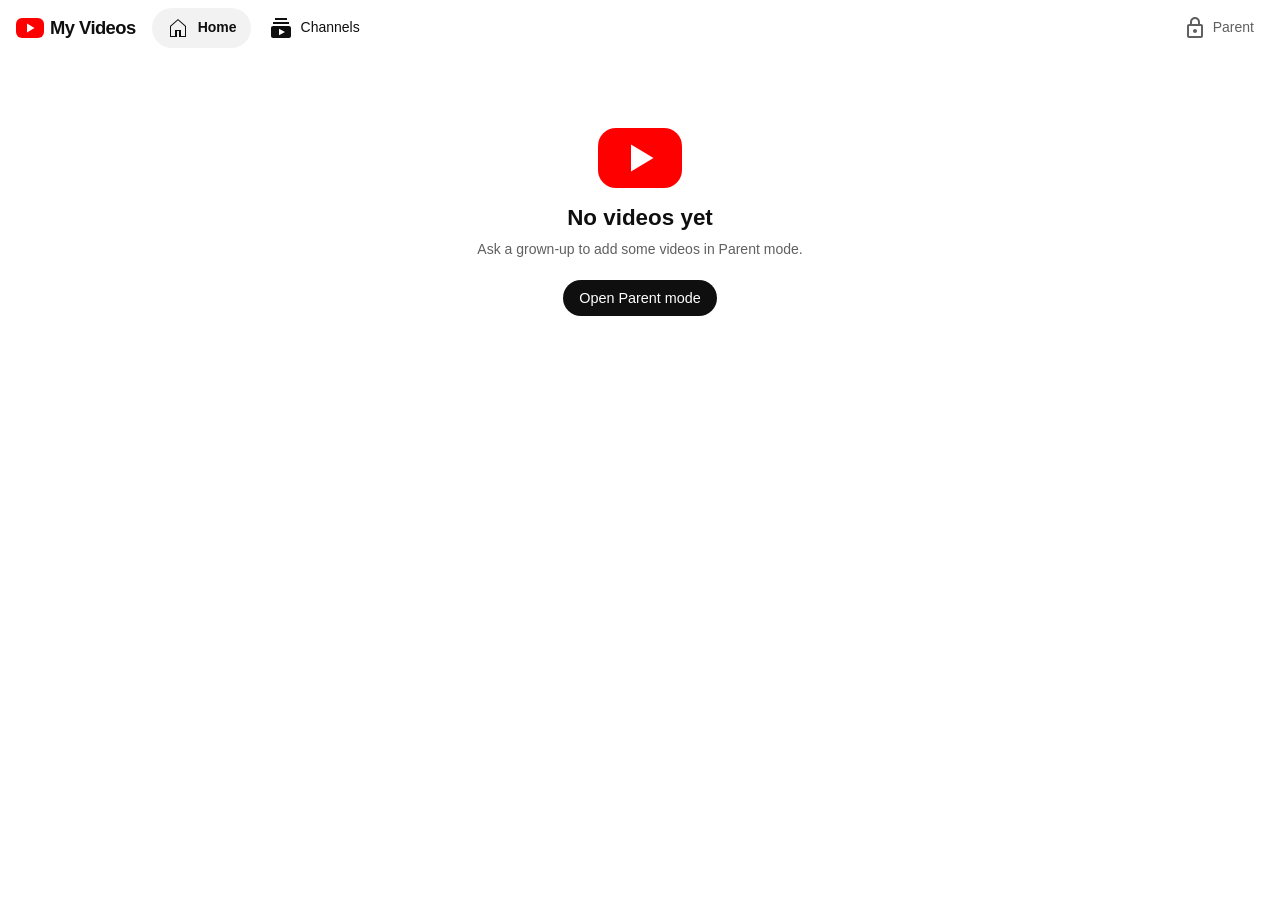
<file: index.html>
<!doctype html>
<html lang="en">
<head>
  <meta charset="utf-8">
  <meta name="viewport" content="width=device-width, initial-scale=1, viewport-fit=cover">
  <meta name="theme-color" content="#ffffff">
  <meta name="apple-mobile-web-app-capable" content="yes">
  <meta name="apple-mobile-web-app-status-bar-style" content="default">
  <meta name="mobile-web-app-capable" content="yes">
  <title>Kid Tube</title>
  <link rel="icon" href="./icon.svg" type="image/svg+xml">
  <link rel="apple-touch-icon" href="./icon.svg">
  <link rel="manifest" href="./manifest.webmanifest">
  <link rel="stylesheet" href="./css/styles.css">
</head>
<body>
  <div id="app" aria-live="polite">
    <noscript>This app needs JavaScript to run.</noscript>
  </div>

  <script src="./js/youtube.js"></script>
  <script src="./js/store.js"></script>
  <script src="./js/activity.js"></script>
  <script src="./js/sample.js"></script>
  <script src="./js/app.js"></script>
</body>
</html>
</file>
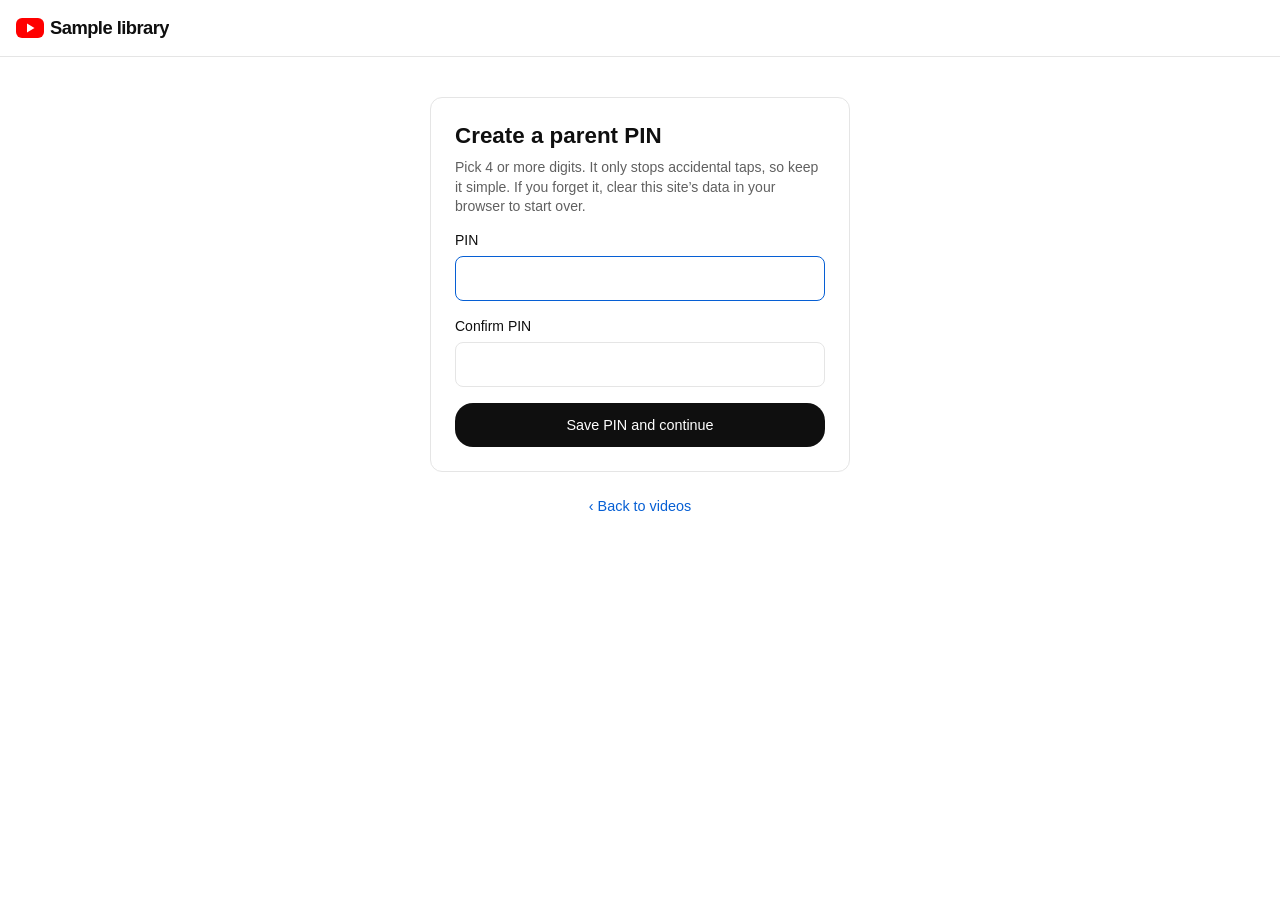
<file: sample/index.html>
<!doctype html>
<html lang="en">
<head>
  <meta charset="utf-8">
  <title>Kid Tube sample library</title>
  <meta http-equiv="refresh" content="0; url=../#/sample">
  <script>location.replace('../#/sample');</script>
</head>
<body>
  <p><a href="../#/sample">Open the sample library</a></p>
</body>
</html>
</file>
<file: css/styles.css>
/* Kid Tube – styled after YouTube's light/dark design language. */
:root {
  --bg: #ffffff;
  --surface: #ffffff;
  --surface-2: #f2f2f2;
  --hover: #e5e5e5;
  --text: #0f0f0f;
  --muted: #606060;
  --line: #e5e5e5;
  --chip: #f2f2f2;
  --chip-active-bg: #0f0f0f;
  --chip-active-text: #ffffff;
  --primary-bg: #0f0f0f;
  --primary-text: #ffffff;
  --link: #065fd4;
  --red: #ff0000;
  --danger: #cc0000;
  --ok: #1e7e34;
  --thumb-bg: #e5e5e5;
  --shadow: 0 1px 2px rgba(0,0,0,.08);
  --tap: 44px;
  --radius: 12px;
  --night: #e6e4f5;
  --warn-bg: #fdecea;
  --quiet: #e8a100;
  --quiet-bg: #fff4dc;
  --quiet-text: #8a5a00;
}
@media (prefers-color-scheme: dark) {
  :root {
    --bg: #0f0f0f;
    --surface: #0f0f0f;
    --surface-2: #272727;
    --hover: #3f3f3f;
    --text: #f1f1f1;
    --muted: #aaaaaa;
    --line: #3f3f3f;
    --chip: #272727;
    --chip-active-bg: #f1f1f1;
    --chip-active-text: #0f0f0f;
    --primary-bg: #f1f1f1;
    --primary-text: #0f0f0f;
    --link: #3ea6ff;
    --danger: #ff6b6b;
    --ok: #7ad38a;
    --thumb-bg: #272727;
    --shadow: none;
    --night: #24213d;
    --warn-bg: #3a1d1d;
    --quiet: #f0b400;
    --quiet-bg: #33290f;
    --quiet-text: #f0c24d;
  }
}

* { box-sizing: border-box; }
html { -webkit-text-size-adjust: 100%; }
body {
  margin: 0;
  font-family: "Roboto", "Segoe UI", -apple-system, BlinkMacSystemFont, Arial, sans-serif;
  font-size: 14px;
  line-height: 1.4;
  color: var(--text);
  background: var(--bg);
  -webkit-tap-highlight-color: transparent;
  min-height: 100vh;
}
img { max-width: 100%; display: block; }
a { color: inherit; text-decoration: none; }
p a, .muted a { color: var(--link); }
h1, h2 { margin: 0 0 8px; line-height: 1.25; font-weight: 500; }
h1 { font-size: 1.25rem; }
h2 { font-size: 1rem; }
.muted { color: var(--muted); }
.small { font-size: 0.8rem; }
.center { text-align: center; }
.error { color: var(--danger); margin: 4px 0 12px; }
.icon { width: 24px; height: 24px; fill: currentColor; flex-shrink: 0; }

/* ---------- top bar ---------- */
.topbar {
  position: sticky; top: 0; z-index: 5;
  display: flex; align-items: center; gap: 16px;
  height: 56px; padding: 0 16px;
  padding-top: env(safe-area-inset-top);
  box-sizing: content-box;
  background: var(--bg);
}
.brand { display: flex; align-items: center; gap: 6px; min-width: 0; color: var(--text); }
.logo { display: inline-flex; width: 28px; height: 20px; flex-shrink: 0; }
.logo svg { width: 100%; height: 100%; }
.brand-name { font-weight: 700; font-size: 1.15rem; letter-spacing: -0.03em; white-space: nowrap; overflow: hidden; text-overflow: ellipsis; }
.topbar-right { margin-left: auto; display: flex; align-items: center; gap: 8px; }
.tabs { display: flex; gap: 4px; }
.tabs a {
  display: inline-flex; align-items: center; gap: 8px; height: 40px; padding: 0 14px;
  border-radius: 20px; font-weight: 500; color: var(--text);
}
.tabs a:hover { background: var(--surface-2); }
.tabs a.active { background: var(--surface-2); font-weight: 700; }
.parent-link, .icon-btn {
  display: inline-flex; align-items: center; justify-content: center; gap: 6px;
  min-width: 40px; height: 40px; padding: 0 10px; border-radius: 20px; border: 0;
  background: none; color: var(--muted); font: inherit; font-weight: 500; cursor: pointer;
}
.parent-link:hover, .icon-btn:hover { background: var(--surface-2); color: var(--text); }

/* ---------- layout ---------- */
.page { max-width: 1284px; margin: 0 auto; padding: 16px; padding-bottom: calc(24px + env(safe-area-inset-bottom)); }
.page.narrow { max-width: 720px; }
.page-title { font-size: 1.5rem; font-weight: 700; margin: 8px 0 16px; }
.section-head { display: flex; align-items: center; gap: 12px; margin: 4px 0 20px; }
.section-head .avatar { width: 56px; height: 56px; font-size: 1.5rem; }
.section-title { font-size: 1.5rem; font-weight: 700; margin: 0; }

/* ---------- chips ---------- */
.chips-wrap { position: sticky; top: calc(56px + env(safe-area-inset-top)); z-index: 4; background: var(--bg); }
.chips { display: flex; gap: 12px; padding: 4px 16px 12px; overflow-x: auto; scrollbar-width: none; max-width: 1284px; margin: 0 auto; }
.chips::-webkit-scrollbar { display: none; }
.chip {
  flex-shrink: 0; display: inline-flex; align-items: center; height: 32px; padding: 0 12px;
  border-radius: 8px; background: var(--chip); color: var(--text); font-weight: 500; font-size: 0.9rem; white-space: nowrap;
}
.chip:hover { background: var(--hover); }
.chip.active { background: var(--chip-active-bg); color: var(--chip-active-text); }

/* ---------- video grid & cards ---------- */
.grid { display: grid; gap: 40px 16px; grid-template-columns: repeat(auto-fill, minmax(300px, 1fr)); }
@media (max-width: 640px) {
  .page:has(> .grid) { padding-left: 0; padding-right: 0; }
  .grid { grid-template-columns: 1fr; gap: 24px; }
  .grid .thumb { border-radius: 0; }
  .grid .card-body { padding: 0 12px; }
}
.card { display: block; color: var(--text); }
.thumb { aspect-ratio: 16 / 9; background: var(--thumb-bg); border-radius: var(--radius); overflow: hidden; }
.thumb img { width: 100%; height: 100%; object-fit: cover; }
.card-body { display: flex; gap: 12px; padding: 12px 0 0; align-items: flex-start; }
.card-text { min-width: 0; }
.card-title {
  font-weight: 500; font-size: 1rem; line-height: 1.35;
  display: -webkit-box; -webkit-line-clamp: 2; -webkit-box-orient: vertical; overflow: hidden;
}
.card-channel { color: var(--muted); font-size: 0.85rem; margin-top: 4px; white-space: nowrap; overflow: hidden; text-overflow: ellipsis; }
.avatar {
  display: inline-flex; align-items: center; justify-content: center; flex-shrink: 0;
  width: 36px; height: 36px; border-radius: 50%; overflow: hidden;
  color: #fff; font-weight: 500; font-size: 1rem; background: var(--surface-2);
}
.avatar img { width: 100%; height: 100%; object-fit: cover; }

/* ---------- channels list ---------- */
.channel-list { display: flex; flex-direction: column; }
.channel-card { display: flex; align-items: center; gap: 16px; padding: 10px 0; border-radius: 12px; }
.channel-card:hover { background: var(--surface-2); padding-left: 8px; }
.channel-card .avatar { width: 56px; height: 56px; font-size: 1.4rem; }
.channel-card .card-body { padding: 0; flex-direction: column; gap: 2px; }

/* ---------- search (library only) ---------- */
.search-form { flex: 1; display: flex; justify-content: center; min-width: 0; margin: 0; }
.filter-box {
  display: flex; align-items: center; gap: 10px; width: 100%; max-width: 540px; height: 40px; padding: 0 6px 0 16px;
  border: 1px solid var(--line); border-radius: 20px; background: var(--surface-2); color: var(--muted); margin: 0;
}
.filter-box:focus-within { border-color: var(--link); background: var(--surface); }
.filter { flex: 1; min-width: 0; border: 0; background: none; font: inherit; font-size: 1rem; color: var(--text); outline: none; padding: 0; min-height: 0; }
.filter::-webkit-search-cancel-button { display: none; }
.search-clear { min-width: 32px; height: 32px; padding: 0; }
.filter:placeholder-shown + .search-clear { display: none; }
.search-toggle { display: none; }
@media (max-width: 640px) {
  .search-toggle { display: inline-flex; }
  .search-form { display: none; }
  .topbar.search-open { flex-wrap: wrap; height: auto; padding-bottom: 8px; }
  .topbar.search-open .search-form { display: flex; order: 10; width: 100%; flex-basis: 100%; }
  .topbar.search-open .search-toggle { display: none; }
}
@media (min-width: 641px) and (max-width: 900px) { .filter-box { max-width: 320px; } }

/* ---------- empty & lock screens ---------- */
.empty { text-align: center; padding: 56px 16px; max-width: 420px; margin: 0 auto; }
.empty-icon { display: flex; justify-content: center; margin-bottom: 16px; color: var(--muted); }
.empty-icon .icon { width: 72px; height: 72px; }
.empty-icon .logo { width: 84px; height: 60px; }
.empty h2 { font-size: 1.4rem; font-weight: 700; }
.empty p { color: var(--muted); margin: 0 0 20px; }
.resume-note { display: flex; align-items: center; gap: 12px; margin: 32px auto 0; padding: 12px; max-width: 360px; background: var(--surface-2); border-radius: 12px; text-align: left; }
.resume-note img { width: 88px; aspect-ratio: 16/9; object-fit: cover; border-radius: 8px; flex-shrink: 0; }
.resume-title { font-weight: 500; line-height: 1.3; }

/* ---------- seek controls ---------- */
.seek-row { display: flex; align-items: center; gap: 8px; padding: 6px 12px 0; }
.seek { flex: 1; min-width: 0; accent-color: var(--red); height: 32px; margin: 0; }
.seek-time { font-variant-numeric: tabular-nums; font-size: 0.8rem; color: var(--muted); white-space: nowrap; }
@media (min-width: 800px) { .seek-row { padding: 8px 0 0; } }

/* ---------- watch page ---------- */
.watch-bar .brand { display: none; }
.watch-title-sm { flex: 1; min-width: 0; font-weight: 500; white-space: nowrap; overflow: hidden; text-overflow: ellipsis; }
.watch-layout { max-width: 1754px; margin: 0 auto; }
.player { position: relative; width: 100%; aspect-ratio: 16 / 9; background: #000; }
.player iframe, .player #yt-player { position: absolute; inset: 0; width: 100%; height: 100%; border: 0; }
.watch-info { padding: 12px 16px; }
.watch-info h1 { font-size: 1.15rem; font-weight: 600; margin-bottom: 12px; }
.channel-row { display: flex; align-items: center; gap: 12px; }
.channel-row-name { font-weight: 500; }
.more { padding: 8px 16px 16px; }
.more .rec-chips { padding: 0 0 12px; margin: 0; }
.more .chip { border: 0; font: inherit; cursor: pointer; }
.up-next { display: grid; gap: 24px; }
/* Tablets and up: player left, a two-column grid of suggestions right,
   like m.youtube.com in landscape. */
@media (min-width: 800px) {
  .watch-bar .brand { display: flex; }
  .watch-title-sm { display: none; }
  .watch-layout { display: grid; grid-template-columns: minmax(0, 1fr) minmax(300px, 42%); gap: 16px; padding: 8px 16px 24px; align-items: start; }
  .watch-main .player { border-radius: 12px; overflow: hidden; }
  .watch-info { padding: 12px 0; }
  .more { padding: 0; }
  .up-next { grid-template-columns: repeat(2, minmax(0, 1fr)); gap: 16px 8px; }
  .up-next .card-body { padding-top: 8px; gap: 8px; }
  .up-next .avatar { width: 28px; height: 28px; font-size: 0.8rem; }
  .up-next .card-title { font-size: 0.85rem; }
  .up-next .card-channel { font-size: 0.75rem; }
}
/* Wide desktop: YouTube's compact single-column sidebar. */
@media (min-width: 1400px) {
  .watch-layout { grid-template-columns: minmax(0, 1fr) 402px; gap: 24px; padding: 8px 24px 24px; }
  .up-next { grid-template-columns: 1fr; gap: 8px; }
  .up-next .card { display: flex; gap: 8px; }
  .up-next .thumb { flex: 0 0 168px; border-radius: 8px; }
  .up-next .card-body { padding: 0; gap: 0; }
  .up-next .avatar { display: none; }
  .up-next .card-title { font-size: 0.9rem; }
}
.end-screen {
  position: absolute; inset: 0; display: flex; flex-direction: column; align-items: center; justify-content: center;
  gap: 20px; padding: 16px; text-align: center; background: #0f0f0f; color: #fff;
}
.end-title { font-size: 1.4rem; font-weight: 500; }
.end-sub { opacity: .8; margin-top: -4px; }
.end-screen .btn-row { justify-content: center; }
.end-screen .btn { background: rgba(255,255,255,.1); color: #fff; }
.end-screen .btn-primary { background: #fff; color: #0f0f0f; }

/* ---------- timer ---------- */
.timer {
  display: inline-flex; align-items: center; gap: 6px; height: 36px; padding: 0 12px 0 8px;
  border-radius: 18px; background: var(--chip); color: var(--text); font-weight: 500; font-variant-numeric: tabular-nums;
}
.timer .icon { width: 20px; height: 20px; }
.timer.low { background: var(--red); color: #fff; animation: pulse 1s ease-in-out infinite; }
@keyframes pulse { 50% { opacity: 0.6; } }

/* ---------- buttons & forms ---------- */
.btn {
  display: inline-flex; align-items: center; justify-content: center; gap: 6px;
  height: 36px; padding: 0 16px; border-radius: 18px; border: 0;
  background: var(--surface-2); color: var(--text); font: inherit; font-weight: 500; font-size: 0.9rem;
  cursor: pointer; white-space: nowrap;
}
.btn .icon { width: 20px; height: 20px; }
.btn:hover:not(:disabled) { background: var(--hover); }
.btn:disabled { opacity: 0.5; cursor: default; }
.btn-primary { background: var(--primary-bg); color: var(--primary-text); }
.btn-primary:hover:not(:disabled) { opacity: 0.9; background: var(--primary-bg); }
.btn-ghost { background: transparent; color: var(--link); }
.btn-danger { color: var(--danger); }
.btn-small { height: 32px; padding: 0 12px; font-size: 0.85rem; }
.btn-block { width: 100%; height: 44px; }
.btn-big { height: 48px; padding: 0 24px; font-size: 1rem; }
.btn-row { display: flex; flex-wrap: wrap; gap: 8px; }
label { display: block; font-weight: 500; margin: 0 0 16px; }
label input { margin-top: 6px; }
label.inline { display: inline-flex; align-items: center; gap: 8px; margin: 0; white-space: nowrap; }
label.check { display: flex; align-items: flex-start; gap: 10px; margin: 4px 0 16px; }
label.check input { margin: 3px 0 0; width: 20px; height: 20px; flex-shrink: 0; accent-color: var(--link); }
input[type="text"], input[type="password"], input[type="search"]:not(.filter), select, textarea {
  width: 100%; font: inherit; font-size: 1rem; padding: 10px 12px; min-height: var(--tap);
  border: 1px solid var(--line); border-radius: 8px; background: var(--surface); color: var(--text);
}
input:focus, select:focus, textarea:focus { outline: none; border-color: var(--link); }
select { width: auto; }

/* ---------- parent mode ---------- */
.parent-bar { border-bottom: 1px solid var(--line); }
.pin-box { background: var(--surface); border: 1px solid var(--line); border-radius: 12px; padding: 24px; margin: 24px auto 16px; max-width: 420px; }
.pin-box h1 { font-size: 1.4rem; font-weight: 700; }
.pin-box p { margin-top: 0; }
.panel { padding: 20px 0; border-bottom: 1px solid var(--line); }
.panel:last-child { border-bottom: 0; }
.panel h2 { font-size: 1.1rem; font-weight: 700; margin-bottom: 10px; }
.panel-head { display: flex; align-items: center; justify-content: space-between; gap: 12px; flex-wrap: wrap; margin-bottom: 8px; }
.panel-head h2 { margin: 0; }
.add-form { display: flex; gap: 10px; }
.add-form input { flex: 1; min-width: 0; }
@media (max-width: 480px) { .add-form { flex-direction: column; } .add-form .btn { width: 100%; height: 44px; } }
.status { margin: 12px 0 8px; padding: 10px 14px; border-radius: 8px; font-weight: 500; background: var(--surface-2); }
.status-ok { color: var(--ok); }
.status-info { color: var(--link); }
.status-warn { color: #b26a00; }
.status-error { color: var(--danger); }
.subpanel { margin-top: 16px; padding-top: 12px; border-top: 1px solid var(--line); }
.subpanel summary, .source-videos summary { cursor: pointer; font-weight: 500; padding: 8px 0; color: var(--link); }
.subpanel form { margin-top: 12px; }
.badge-warn { color: var(--danger); }
.badge { display: inline-block; font-size: 0.7rem; font-weight: 500; padding: 2px 8px; border-radius: 4px; background: var(--surface-2); color: var(--muted); vertical-align: middle; }
.sources { list-style: none; margin: 0; padding: 0; }
.source { padding: 12px 0; border-top: 1px solid var(--line); }
.source:first-child { border-top: 0; }
.source-main { display: flex; align-items: center; gap: 12px; }
.source-thumb { width: 96px; aspect-ratio: 16/9; border-radius: 8px; overflow: hidden; background: var(--thumb-bg); flex-shrink: 0; }
.source-thumb.round { width: 48px; height: 48px; aspect-ratio: 1; border-radius: 50%; }
.source-thumb img { width: 100%; height: 100%; object-fit: cover; }
.source-text { flex: 1; min-width: 0; }
.source-title { font-weight: 500; line-height: 1.3; }
.source-actions { display: flex; gap: 8px; flex-shrink: 0; }
@media (max-width: 600px) { .source-main { flex-wrap: wrap; } .source-actions { width: 100%; justify-content: flex-end; } }
.source-videos { margin-top: 8px; }
.source-videos ul { list-style: none; margin: 0; padding: 0; }
.video-toggle {
  display: flex; align-items: center; gap: 10px; width: 100%; padding: 6px 4px; min-height: var(--tap);
  background: none; border: 0; font: inherit; color: var(--text); text-align: left; cursor: pointer; border-radius: 8px;
}
.video-toggle:hover { background: var(--surface-2); }
.video-toggle img { width: 64px; aspect-ratio: 16/9; object-fit: cover; border-radius: 6px; flex-shrink: 0; }
.video-toggle-title { flex: 1; min-width: 0; overflow: hidden; text-overflow: ellipsis; white-space: nowrap; }
.is-hidden .video-toggle { opacity: 0.5; }
.is-hidden .video-toggle img { filter: grayscale(1); }
.danger-zone .btn { color: var(--danger); }
.share-link { font-size: 0.8rem; margin-top: 12px; color: var(--muted); resize: none; word-break: break-all; }
.share-list { margin: 0 0 16px; padding-left: 20px; }
.share-list li { margin: 4px 0; }
.file-btn { position: relative; margin: 0; font-weight: 500; }

/* ---------- phones: bottom tab bar, like the YouTube app ---------- */
@media (max-width: 640px) {
  .topbar { gap: 8px; }
  .parent-link-text { display: none; }
  .tabs {
    position: fixed; left: 0; right: 0; bottom: 0; z-index: 6;
    justify-content: space-around; gap: 0; height: calc(56px + env(safe-area-inset-bottom));
    padding-bottom: env(safe-area-inset-bottom); background: var(--bg); border-top: 1px solid var(--line);
  }
  .tabs a { flex-direction: column; gap: 2px; height: 56px; padding: 0 20px; border-radius: 0; font-size: 0.65rem; font-weight: 400; }
  .tabs a.active, .tabs a:hover { background: none; font-weight: 500; }
  body:not([data-mode="watch"]) .page { padding-bottom: calc(72px + env(safe-area-inset-bottom)); }
  .watch-info h1 { font-size: 1.05rem; }
}

/* ---------- explore (parent mode) ---------- */
.explore-list { list-style: none; margin: 8px 0 0; padding: 0; }
.explore-item { display: flex; align-items: center; gap: 12px; padding: 10px 0; border-top: 1px solid var(--line); }
.explore-item:first-child { border-top: 0; }
.explore-item .avatar { width: 44px; height: 44px; }
.explore-item .source-thumb { width: 96px; }
.panel h3 { font-size: 0.95rem; font-weight: 700; margin: 0; }
.add-form select { width: auto; }
@media (max-width: 480px) { .add-form select { width: 100%; } }

.explore-channel { flex-direction: column; align-items: stretch; gap: 8px; }
.explore-main { display: flex; align-items: center; gap: 12px; }
.explore-desc { margin: 0; color: var(--muted); font-size: 0.85rem; line-height: 1.35; display: -webkit-box; -webkit-line-clamp: 2; -webkit-box-orient: vertical; overflow: hidden; }
.samples { display: grid; grid-template-columns: repeat(3, minmax(0, 1fr)); gap: 8px; }
.sample { display: block; padding: 0; border: 0; background: none; text-align: left; cursor: pointer; font: inherit; color: var(--text); min-width: 0; }
.sample img { width: 100%; aspect-ratio: 16/9; object-fit: cover; border-radius: 8px; background: var(--thumb-bg); }
.sample-title { display: -webkit-box; -webkit-line-clamp: 2; -webkit-box-orient: vertical; overflow: hidden; font-size: 0.78rem; line-height: 1.3; margin-top: 4px; }
.sample-thumb { padding: 0; border: 0; background: none; cursor: pointer; }
.preview-overlay { position: fixed; inset: 0; z-index: 50; background: rgba(0,0,0,.7); display: flex; align-items: center; justify-content: center; padding: 16px; }
.preview-box { width: min(900px, 100%); background: var(--bg); border-radius: 12px; overflow: hidden; }
.preview-head { display: flex; align-items: center; gap: 8px; padding: 8px 8px 8px 16px; }
.preview-title { flex: 1; min-width: 0; font-weight: 500; white-space: nowrap; overflow: hidden; text-overflow: ellipsis; }
.preview-actions { padding: 12px 16px; }

/* ---------- paged grid ---------- */
.more-row { display: flex; justify-content: center; padding: 24px 0 8px; }
/* Let the browser skip layout/paint for cards far off screen. */
.grid .card { content-visibility: auto; contain-intrinsic-size: auto 280px; }

/* ---------- activity (parent mode) ---------- */
.chips.act-range { padding: 0; margin: 0; gap: 8px; }
#activity h3 { margin-top: 20px; }
#activity h3 + .muted { margin: 4px 0 10px; }
.act-stats { display: grid; grid-template-columns: repeat(auto-fit, minmax(130px, 1fr)); gap: 10px; margin-top: 12px; }
.act-stat { background: var(--surface-2); border-radius: 10px; padding: 12px 14px; }
.act-num { font-size: 1.2rem; font-weight: 700; font-variant-numeric: tabular-nums; }
.act-hours { display: flex; align-items: flex-end; gap: 2px; height: 90px; border-bottom: 1px solid var(--line); }
.act-hour { flex: 1; height: 100%; display: flex; align-items: flex-end; }
.act-hour-bar { width: 100%; background: var(--link); border-radius: 3px 3px 0 0; }
.act-axis { display: flex; justify-content: space-between; font-size: 0.7rem; color: var(--muted); margin-top: 4px; flex: 1; min-width: 0; }
.act-days { display: flex; flex-direction: column; gap: 4px; }
.act-day { display: flex; align-items: center; gap: 8px; }
.act-day-label { width: 92px; flex-shrink: 0; font-size: 0.8rem; white-space: nowrap; overflow: hidden; text-overflow: ellipsis; }
.act-day-total { width: 72px; flex-shrink: 0; text-align: right; font-size: 0.8rem; font-variant-numeric: tabular-nums; }
.act-strip { flex: 1; min-width: 0; display: grid; grid-template-columns: repeat(96, 1fr); height: 18px; border-radius: 4px; overflow: hidden; }
.act-strip i { display: block; }
.act-strip i:nth-child(24n+1) { box-shadow: inset 1px 0 0 var(--line); }
.act-strip i.w { background: var(--link); }
.act-day-axis .act-axis { margin-top: 2px; }
.act-key { display: inline-block; width: 10px; height: 10px; border-radius: 2px; vertical-align: -1px; margin-left: 6px; }
.act-key-w { background: var(--link); }
.act-channels { list-style: none; margin: 0; padding: 0; }
.act-channels li { display: flex; align-items: center; gap: 10px; padding: 4px 0; font-size: 0.85rem; }
.act-ch-name { width: 40%; min-width: 0; white-space: nowrap; overflow: hidden; text-overflow: ellipsis; }
.act-ch-bar { flex: 1; height: 8px; background: var(--surface-2); border-radius: 4px; overflow: hidden; }
.act-ch-bar span { display: block; height: 100%; background: var(--link); }
.act-ch-time { width: 72px; text-align: right; font-variant-numeric: tabular-nums; }
@media (max-width: 480px) { .act-day-label { width: 64px; } .act-day-total { width: 52px; } .act-ch-time { width: 52px; } }
.act-hours { border-radius: 4px 4px 0 0; }
.act-hour.night .act-hour-bar { background: var(--danger); }
.act-key-n { background: var(--night); outline: 1px solid var(--line); }
.act-alert { margin: 12px 0 8px; padding: 12px 14px; border-radius: 10px; background: var(--warn-bg); color: var(--text); }
.act-alert-title { font-weight: 700; color: var(--danger); margin-bottom: 2px; }
.act-ok { margin: 12px 0 8px; padding: 10px 14px; border-radius: 10px; background: var(--surface-2); color: var(--ok); font-weight: 500; }
.act-night-form { margin: 6px 0 4px; }
.act-night-form select { width: auto; display: inline-block; padding: 4px 6px; margin: 0 2px; }
.act-sessions { list-style: none; margin: 6px 0 4px; padding: 0; }
.act-session { display: flex; flex-wrap: wrap; align-items: baseline; gap: 2px 10px; padding: 5px 0; border-top: 1px solid var(--line); font-size: 0.85rem; }
.act-session:first-child { border-top: 0; }
.act-s-day { font-weight: 500; min-width: 64px; }
.act-s-time { font-weight: 700; font-variant-numeric: tabular-nums; }
.act-s-meta { color: var(--muted); flex: 1; min-width: 0; }
.act-session.night .act-s-time { color: var(--danger); }
.badge-night { background: var(--danger); color: #fff; }
.act-alert .act-session { border-top-color: rgba(0,0,0,.08); }
.act-day-details > summary { list-style: none; cursor: pointer; }
.act-day-details > summary::-webkit-details-marker { display: none; }
.act-day-details > summary:hover .act-day-label { color: var(--link); }
.act-day-details[open] > summary .act-day-label { font-weight: 700; }
.act-day-details > .act-sessions { margin: 2px 0 10px; padding: 4px 12px; background: var(--surface-2); border-radius: 8px; }
.act-moon { color: var(--danger); font-size: 0.6rem; vertical-align: 1px; }
@media (max-width: 600px) { .act-s-meta { flex-basis: 100%; } }
.act-strip i.w.q { background: var(--quiet); }
.act-key-q { background: var(--quiet); }
.act-alert-quiet { background: var(--quiet-bg); }
.act-alert-quiet .act-alert-title { color: var(--quiet-text); }
.act-alert-quiet .act-session:not(.night) .act-s-time { color: var(--quiet-text); }
.badge-quiet { background: var(--quiet); color: #1a1200; }
.status a { color: var(--link); text-decoration: underline; }
.status ol { margin: 6px 0 0; padding-left: 20px; font-weight: 400; }
</file>
